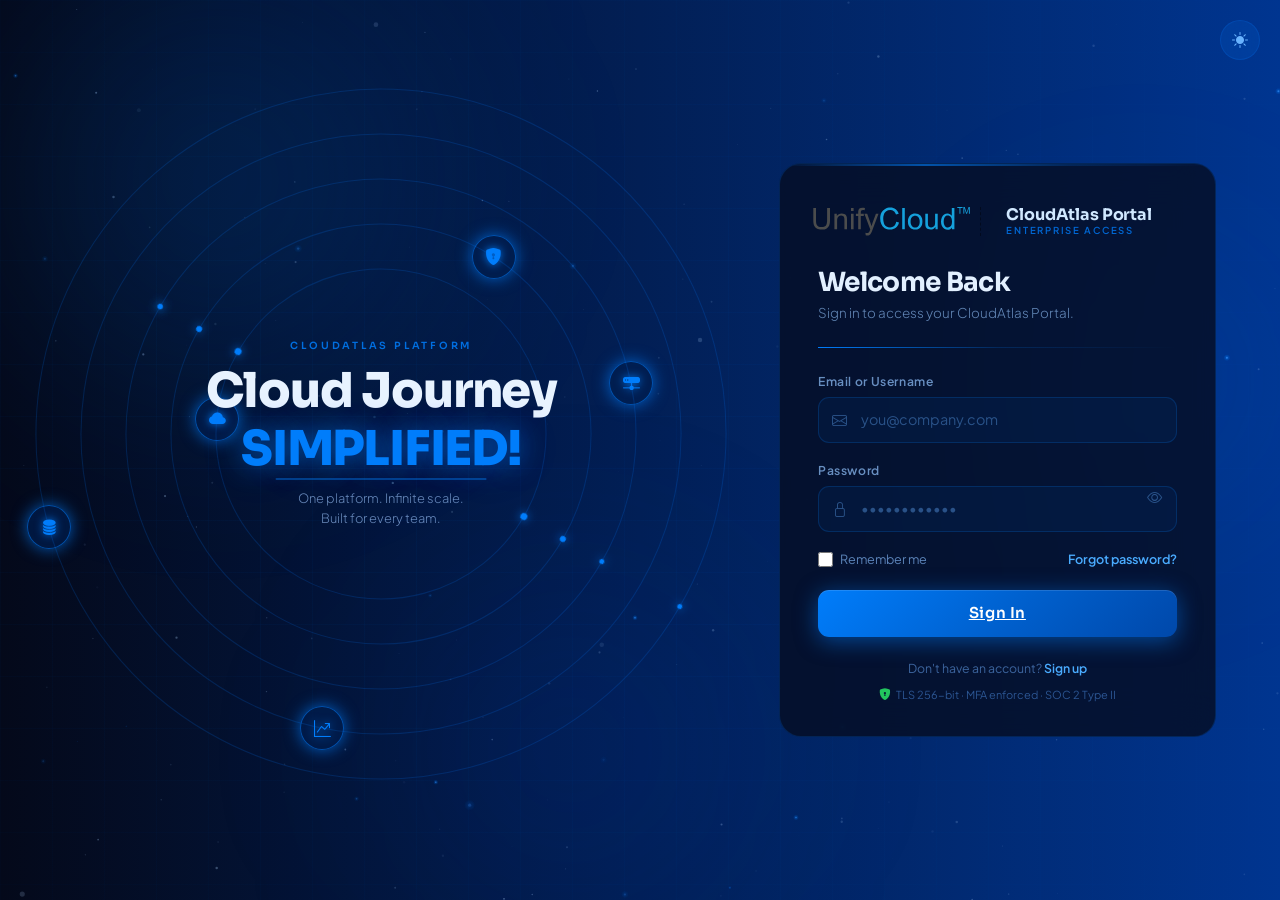
<file: login.html>
<!DOCTYPE html>
<html lang="en" data-theme="dark">

<head>
  <meta charset="UTF-8" />
  <meta name="viewport" content="width=device-width, initial-scale=1.0" />
  <title>CloudAtlas Portal — Sign In</title>

  <!-- Bootstrap 5.3 -->
  <link rel="stylesheet" href="https://cdn.jsdelivr.net/npm/bootstrap@5.3.3/dist/css/bootstrap.min.css" />
  <!-- Bootstrap Icons -->
  <link rel="stylesheet" href="https://cdn.jsdelivr.net/npm/bootstrap-icons@1.11.3/font/bootstrap-icons.min.css" />
  <!-- Fonts: Sora (display) + Plus Jakarta Sans (UI) -->
  <link rel="preconnect" href="https://fonts.googleapis.com" />
  <link rel="preconnect" href="https://fonts.gstatic.com" crossorigin />
  <link
    href="https://fonts.googleapis.com/css2?family=Sora:wght@300;400;600;700;800&family=Plus+Jakarta+Sans:ital,wght@0,300;0,400;0,500;0,600;1,300&display=swap"
    rel="stylesheet" />

  <style>
    /* ═══════════════════════════════════════════════════════════════
   TOKENS
═══════════════════════════════════════════════════════════════ */
    :root {
      --brand: #007DFB;
      --brand-mid: #005ecf;
      --brand-deep: #003f99;
      --brand-glow: rgba(0, 125, 251, 0.45);
      --brand-soft: rgba(0, 125, 251, 0.12);

      /* Dark defaults */
      --page-bg: #04091a;
      --page-bg-right: #003590;
      --hero-title: #e8f3ff;
      --hero-accent: #007DFB;
      --hero-sub: rgba(160, 200, 255, 0.65);
      --chip-bg: rgba(0, 125, 251, 0.10);
      --chip-border: rgba(0, 125, 251, 0.28);
      --chip-text: #6ab4ff;

      --card-bg: rgba(6, 14, 36, 0.82);
      --card-border: rgba(0, 125, 251, 0.18);
      --card-shadow: 0 32px 80px rgba(0, 0, 0, 0.6), 0 0 0 1px rgba(0, 125, 251, 0.12), 0 0 60px rgba(0, 125, 251, 0.06) inset;
      --card-blur: 20px;

      --brand-name: #d0e8ff;
      --brand-tag: rgba(0, 125, 251, 0.8);

      --head-color: #e2f0ff;
      --sub-color: rgba(140, 185, 240, 0.7);

      --label: rgba(130, 175, 230, 0.8);
      --input-bg: rgba(0, 125, 251, 0.06);
      --input-border: rgba(0, 125, 251, 0.2);
      --input-text: #c8e0ff;
      --input-ph: rgba(80, 140, 210, 0.5);
      --input-focus: rgba(0, 125, 251, 0.3);

      --opt-text: rgba(120, 170, 230, 0.75);
      --link-color: #4aacff;

      --div-line: rgba(0, 125, 251, 0.14);
      --div-text: rgba(70, 130, 210, 0.6);

      --sso-bg: rgba(0, 125, 251, 0.06);
      --sso-border: rgba(0, 125, 251, 0.18);
      --sso-text: rgba(160, 205, 255, 0.85);
      --sso-hover: rgba(0, 125, 251, 0.14);

      --foot-text: rgba(90, 145, 215, 0.65);
      --foot-link: #4aacff;

      --toggle-bg: rgba(0, 125, 251, 0.14);
      --toggle-icon: #6ab4ff;

      --orbit-stroke: rgba(0, 125, 251, 0.18);
      --orbit-glow: 0 0 8px rgba(0, 125, 251, 0.6);
      --node-fill: #007DFB;
      --node-filter: drop-shadow(0 0 5px rgba(0, 125, 251, 0.9));
      --icon-bg: rgba(0, 30, 80, 0.7);
      --icon-border: rgba(0, 125, 251, 0.55);
      --icon-color: #007DFB;
      --icon-shadow: 0 0 16px rgba(0, 125, 251, 0.7);
    }

    [data-theme="light"] {
      --page-bg: #edf4ff;
      --page-bg-right: #fff;
      --hero-title: #0a1f45;
      --hero-accent: #007DFB;
      --hero-sub: rgba(30, 80, 160, 0.55);
      --chip-bg: rgba(0, 125, 251, 0.08);
      --chip-border: rgba(0, 125, 251, 0.22);
      --chip-text: #005fcc;

      --card-bg: rgba(255, 255, 255, 0.90);
      --card-border: rgba(0, 125, 251, 0.14);
      --card-shadow: 0 20px 60px rgba(125, 125, 125, 0.12), 0 2px 16px rgba(0, 0, 0, 0.08), 0 0 0 1px rgba(169, 171, 173, 0.1);
      --card-blur: 24px;

      --brand-name: #0a1f45;
      --brand-tag: #007DFB;

      --head-color: #07183a;
      --sub-color: rgba(30, 80, 160, 0.55);

      --label: #4060a0;
      --input-bg: rgba(0, 125, 251, 0.04);
      --input-border: rgba(0, 100, 220, 0.18);
      --input-text: #0a1a40;
      --input-ph: rgba(60, 120, 200, 0.4);
      --input-focus: rgba(0, 125, 251, 0.2);

      --opt-text: rgba(40, 90, 180, 0.7);
      --link-color: #0060e0;

      --div-line: rgba(0, 100, 220, 0.14);
      --div-text: rgba(60, 120, 200, 0.5);

      --sso-bg: rgba(0, 125, 251, 0.04);
      --sso-border: rgba(0, 100, 220, 0.16);
      --sso-text: #1a3a80;
      --sso-hover: rgba(0, 125, 251, 0.09);

      --foot-text: rgba(40, 90, 180, 0.6);
      --foot-link: #0060e0;

      --toggle-bg: rgba(0, 125, 251, 0.10);
      --toggle-icon: #007DFB;

      --orbit-stroke: rgba(0, 125, 251, 0.14);
      --orbit-glow: none;
      --node-fill: #007DFB;
      --node-filter: none;
      --icon-bg: rgba(235, 244, 255, 0.85);
      --icon-border: rgba(0, 125, 251, 0.35);
      --icon-color: #007DFB;
      --icon-shadow: 0 2px 12px rgba(0, 125, 251, 0.2);
    }

    /* ═══════════════════════════════════════════════════════════════
   RESET
═══════════════════════════════════════════════════════════════ */
    *,
    *::before,
    *::after {
      box-sizing: border-box;
      margin: 0;
      padding: 0;
    }

    html,
    body {
      height: 100%;
      overflow-x: hidden;
    }

    body {
      font-family: 'Plus Jakarta Sans', sans-serif;
      background: linear-gradient(to right, var(--page-bg) 0%, var(--page-bg-right) 100%);
      transition: background 0.5s ease;
    }

    /* ═══════════════════════════════════════════════════════════════
   FULL-SCREEN STAGE
═══════════════════════════════════════════════════════════════ */
    .stage {
      position: relative;
      min-height: 100vh;
      display: flex;
      align-items: center;
      overflow: hidden;
    }

    /* ─── Particle / galaxy canvas ─── */
    #galaxy {
      position: absolute;
      inset: 0;
      width: 100%;
      height: 100%;
      pointer-events: none;
      z-index: 0;
    }

    /* ─── Ambient gradient blobs ─── */
    .blob {
      position: absolute;
      border-radius: 50%;
      filter: blur(90px);
      pointer-events: none;
      z-index: 1;
      transition: opacity 0.5s;
    }

    .blob-1 {
      width: 600px;
      height: 600px;
      background: radial-gradient(circle, rgba(0, 125, 251, 0.18) 0%, transparent 70%);
      top: -120px;
      left: -80px;
      animation: blob-drift-a 20s ease-in-out infinite alternate;
    }

    .blob-2 {
      width: 500px;
      height: 500px;
      background: radial-gradient(circle, rgba(0, 60, 200, 0.14) 0%, transparent 70%);
      bottom: -100px;
      left: 25%;
      animation: blob-drift-b 25s ease-in-out infinite alternate;
    }

    .blob-3 {
      width: 400px;
      height: 400px;
      background: radial-gradient(circle, rgba(0, 125, 251, 0.12) 0%, transparent 70%);
      top: 20%;
      right: -60px;
      animation: blob-drift-a 18s 4s ease-in-out infinite alternate;
    }

    [data-theme="light"] .blob-1 {
      background: radial-gradient(circle, rgba(0, 125, 251, 0.10) 0%, transparent 70%);
    }

    [data-theme="light"] .blob-2 {
      background: radial-gradient(circle, rgba(0, 100, 220, 0.08) 0%, transparent 70%);
    }

    [data-theme="light"] .blob-3 {
      background: radial-gradient(circle, rgba(0, 125, 251, 0.07) 0%, transparent 70%);
    }

    @keyframes blob-drift-a {
      from {
        transform: translate(0, 0) scale(1);
      }

      to {
        transform: translate(60px, 80px) scale(1.18);
      }
    }

    @keyframes blob-drift-b {
      from {
        transform: translate(0, 0) scale(1);
      }

      to {
        transform: translate(-50px, -70px) scale(1.12);
      }
    }

    /* ─── Grid overlay ─── */
    .grid-overlay {
      position: absolute;
      inset: 0;
      z-index: 2;
      pointer-events: none;
      background-image:
        linear-gradient(rgba(0, 125, 251, 0.04) 1px, transparent 1px),
        linear-gradient(90deg, rgba(0, 125, 251, 0.04) 1px, transparent 1px);
      background-size: 52px 52px;
      mask-image: radial-gradient(ellipse 90% 90% at 40% 50%, black 30%, transparent 100%);
      transition: opacity 0.5s;
    }

    [data-theme="light"] .grid-overlay {
      opacity: 0.6;
    }

    /* ═══════════════════════════════════════════════════════════════
   HERO (LEFT) — floats inside the stage
═══════════════════════════════════════════════════════════════ */
    .hero-col {
      position: relative;
      z-index: 10;
      display: flex;
      flex-direction: column;
      justify-content: center;
      padding: 4rem 3rem 4rem 5vw;
      min-height: 100vh;
    }

    /* ─── Orbital rig ─── */
    .orbital-rig {
      position: relative;
      width: 440px;
      height: 440px;
      flex-shrink: 0;
      margin: 0 auto 2rem;
      z-index: 1;
    }

    .orbit-svg {
      position: absolute;
      inset: 0;
      width: 100%;
      height: 100%;
      overflow: visible;
      transform: rotate(30deg);
      transform-origin: center;
      z-index: -1;
    }

    .o-ring {
      fill: none;
      stroke: var(--orbit-stroke);
      stroke-width: 1;
      transition: stroke 0.5s;
    }

    [data-theme="dark"] .o-ring {
      stroke-width: 1.1;
    }

    /* Orbit groups */
    .og {
      transform-origin: 220px 220px;
    }

    .og-1 {
      animation: ocw 22s linear infinite;
    }

    .og-2 {
      animation: occw 32s linear infinite;
    }

    .og-3 {
      animation: ocw 42s linear infinite;
    }

    .og-4 {
      animation: occw 16s linear infinite;
    }

    @keyframes ocw {
      to {
        transform: rotate(360deg);
      }
    }

    @keyframes occw {
      to {
        transform: rotate(-360deg);
      }
    }

    /* Orbital nodes */
    .onode {
      fill: var(--node-fill);
      transition: fill 0.5s;
    }

    [data-theme="dark"] .onode {
      filter: var(--node-filter);
    }

    /* Orbital icon containers — HTML overlaid on SVG */
    .orbit-icon {
      position: absolute;
      width: 44px;
      height: 44px;
      border-radius: 50%;
      background: var(--icon-bg);
      border: 1.5px solid var(--icon-border);
      display: flex;
      align-items: center;
      justify-content: center;
      box-shadow: var(--icon-shadow);
      transition: background 0.5s, border-color 0.5s, box-shadow 0.5s;
      z-index: -999;
    }

    .orbit-icon i {
      font-size: 1.05rem;
      color: var(--icon-color);
      transition: color 0.5s, text-shadow 0.5s;
    }

    [data-theme="dark"] .orbit-icon i {
      text-shadow: 0 0 8px rgba(0, 125, 251, 0.95);
    }

    /* ─── Hero text — centered in rig ─── */
    .hero-center {
      position: absolute;
      inset: 0;
      display: flex;
      flex-direction: column;
      align-items: center;
      justify-content: center;
      text-align: center;
      pointer-events: none;
      user-select: none;
      padding: 2rem;
      z-index: 1;
      /* backdrop-filter: blur(3px); */
    }

    .hero-eyebrow {
      font-family: 'Sora', sans-serif;
      font-size: 0.62rem;
      font-weight: 600;
      letter-spacing: 0.28em;
      text-transform: uppercase;
      color: var(--brand);
      opacity: 0.85;
      margin-bottom: 0.5rem;
      transition: color 0.5s;
    }

    .hero-title {
      font-family: 'Sora', sans-serif;
      font-size: clamp(1.25rem, 5vw, 3rem);
      font-weight: 800;
      line-height: 1.2;
      letter-spacing: -0.025em;
      color: var(--hero-title);
      transition: color 0.5s;
    }

    .hero-title .accent {
      color: var(--hero-accent);
      display: block;
      position: relative;
    }

    [data-theme="dark"] .hero-title .accent {
      text-shadow: 0 0 24px rgba(0, 125, 251, 0.55), 0 0 50px rgba(0, 125, 251, 0.2);
    }

    /* Underline on accent */
    .hero-title .accent::after {
      content: '';
      position: absolute;
      bottom: -3px;
      left: 50%;
      transform: translateX(-50%);
      width: 60%;
      height: 2px;
      background: var(--brand);
      border-radius: 2px;
      opacity: 0.4;
    }

    .hero-tagline {
      font-family: 'Plus Jakarta Sans', sans-serif;
      font-size: 0.8rem;
      font-weight: 300;
      line-height: 1.6;
      color: var(--hero-sub);
      margin-top: 0.65rem;
      transition: color 0.5s;
    }

    /* ─── Feature chips ─── */
    .chips {
      display: flex;
      flex-wrap: wrap;
      gap: 0.5rem;
      justify-content: center;
      margin-top: 1.25rem;
    }

    .chip {
      display: inline-flex;
      align-items: center;
      gap: 0.35rem;
      padding: 0.28rem 0.72rem;
      border-radius: 100px;
      font-size: 0.7rem;
      font-weight: 600;
      font-family: 'Plus Jakarta Sans', sans-serif;
      letter-spacing: 0.03em;
      background: var(--chip-bg);
      border: 1px solid var(--chip-border);
      color: var(--chip-text);
      transition: background 0.5s, color 0.5s, border-color 0.5s;
      backdrop-filter: blur(3px);
    }

    .chip i {
      font-size: 0.72rem;
    }

    /* ─── Bottom stats (hero col) ─── */
    .hero-stats {
      display: flex;
      gap: 2rem;
      margin-top: 0;
      background: #edf4fe00;
      backdrop-filter: blur(3px);
      z-index: 11;
      width: fit-content;
    }

    .stat {
      display: flex;
      flex-direction: column;
      gap: 2px;
    }

    .stat-val {
      font-family: 'Sora', sans-serif;
      font-size: 1.45rem;
      font-weight: 700;
      color: var(--hero-title);
      line-height: 1;
      transition: color 0.5s;
    }

    .stat-lbl {
      font-size: 0.7rem;
      color: var(--hero-sub);
      letter-spacing: 0.05em;
      transition: color 0.5s;
    }

    .stat-div {
      width: 1px;
      background: var(--orbit-stroke);
      transition: background 0.5s;
      align-self: stretch;
    }

    /* ═══════════════════════════════════════════════════════════════
   LOGIN FORM (RIGHT)
═══════════════════════════════════════════════════════════════ */
    .form-col {
      position: relative;
      z-index: 10;
      display: flex;
      align-items: center;
      justify-content: center;
      padding: 2.5rem 5vw 2.5rem 2rem;
      min-height: 100vh;
    }

    /* ─── Theme toggle ─── */
    .theme-btn {
      position: fixed;
      top: 1.25rem;
      right: 1.25rem;
      z-index: 100;
      width: 40px;
      height: 40px;
      border-radius: 50%;
      border: 1px solid var(--card-border);
      background: var(--toggle-bg);
      display: flex;
      align-items: center;
      justify-content: center;
      cursor: pointer;
      transition: background 0.3s, transform 0.2s, border-color 0.5s;
      backdrop-filter: blur(12px);
    }

    .theme-btn:hover {
      transform: scale(1.1);
    }

    .theme-btn i {
      color: var(--toggle-icon);
      font-size: 1rem;
      transition: color 0.4s;
    }

    /* ─── Card ─── */
    .login-card {
      width: 100%;
      max-width: 630px;
      background: var(--card-bg);
      border: 1px solid var(--card-border);
      border-radius: 22px;
      padding: 2.6rem 2.4rem 2rem;
      /* box-shadow: var(--card-shadow); */
      backdrop-filter: blur(var(--card-blur));
      -webkit-backdrop-filter: blur(var(--card-blur));
      transition: background 0.5s, box-shadow 0.5s, border-color 0.5s;
      position: relative;
      animation: card-in 0.7s cubic-bezier(0.22, 1, 0.36, 1) both;
      overflow: hidden;
    }

    @keyframes card-in {
      from {
        opacity: 0;
        transform: translateY(30px) scale(0.97);
      }

      to {
        opacity: 1;
        transform: translateY(0) scale(1);
      }
    }

    /* Card top accent bar */
    .card-top-bar {
      position: absolute;
      top: 0;
      left: 0;
      right: 0;
      height: 2px;
      background: linear-gradient(to right, transparent, var(--brand), rgba(0, 125, 251, 0.3), transparent);
      opacity: 0.6;
    }

    /* ─── Brand lockup ─── */
    .brand-row {
      display: flex;
      align-items: center;
      gap: 0.65rem;
      margin-bottom: 1.8rem;
      animation: stagger 0.5s 0.15s both;
    }

    .brand-icon-box {
     width: 163px;
    height: 29px;
    /* border-radius: 12px; */
    /* background: linear-gradient(135deg, #007DFB, #004fcc); */
    display: flex;
    align-items: center;
    justify-content: center;
    /* box-shadow: 0 4px 16px rgba(0, 125, 251, 0.45); */
    flex-shrink: 0;
    margin: 0 15px 0 0;
    border-right: 1px dashed rgba(0, 0, 0, 0.4);
    padding-right: 15px;
    }

    .brand-icon-box i {
      color: #fff;
      font-size: 1.15rem;
    }

    .brand-name {
      font-family: 'Sora', sans-serif;
      font-size: 1rem;
      font-weight: 700;
      color: var(--brand-name);
      letter-spacing: -0.01em;
      line-height: 1.1;
      transition: color 0.5s;
    }

    .brand-tag {
      font-size: 0.6rem;
      font-weight: 600;
      letter-spacing: 0.18em;
      text-transform: uppercase;
      color: var(--brand-tag);
      transition: color 0.5s;
    }

    /* ─── Headings ─── */
    .card-h1 {
      font-family: 'Sora', sans-serif;
      font-size: 1.65rem;
      font-weight: 700;
      letter-spacing: -0.025em;
      color: var(--head-color);
      margin-bottom: 0.3rem;
      transition: color 0.5s;
      animation: stagger 0.5s 0.2s both;
    }

    .card-sub {
      font-size: 0.84rem;
      font-weight: 300;
      color: var(--sub-color);
      margin-bottom: 1.5rem;
      line-height: 1.5;
      transition: color 0.5s;
      animation: stagger 0.5s 0.25s both;
    }

    .card-rule {
      width: 100%;
      border: none;
      height: 1px;
      background: linear-gradient(to right, var(--brand), rgba(0, 125, 251, 0.2), transparent);
      opacity: 0.35;
      margin-bottom: 1.5rem;
      animation: stagger 0.5s 0.28s both;
    }

    @keyframes stagger {
      from {
        opacity: 0;
        transform: translateY(10px);
      }

      to {
        opacity: 1;
        transform: translateY(0);
      }
    }

    /* ─── Alert ─── */
    .f-alert {
      display: none;
      align-items: center;
      gap: 0.5rem;
      padding: 0.6rem 0.85rem;
      border-radius: 9px;
      font-size: 0.79rem;
      margin-bottom: 1rem;
      border: 1px solid rgba(239, 68, 68, 0.3);
      background: rgba(239, 68, 68, 0.08);
      color: #f87171;
      animation: stagger 0.3s both;
    }

    .f-alert.show {
      display: flex;
    }

    /* ─── Form ─── */
    .f-label {
      display: block;
      font-size: 0.76rem;
      font-weight: 600;
      letter-spacing: 0.05em;
      color: var(--label);
      margin-bottom: 0.4rem;
      transition: color 0.5s;
    }

    .f-wrap {
      position: relative;
      margin-bottom: 1.1rem;
    }

    .f-wrap:nth-child(1) {
      animation: stagger 0.5s 0.32s both;
    }

    .f-wrap:nth-child(2) {
      animation: stagger 0.5s 0.38s both;
    }

    .f-ico {
      position: absolute;
      left: 0.9rem;
      top: 50%;
      transform: translateY(-50%);
      color: var(--input-ph);
      font-size: 0.95rem;
      pointer-events: none;
      transition: color 0.2s;
      z-index: 2;
    }

    .f-inp {
      width: 100%;
      padding: 0.72rem 1rem 0.72rem 2.65rem;
      border-radius: 11px;
      border: 1.5px solid var(--input-border);
      background: var(--input-bg);
      color: var(--input-text);
      font-family: 'Plus Jakarta Sans', sans-serif;
      font-size: 0.9rem;
      font-weight: 400;
      outline: none;
      transition: border-color 0.2s, box-shadow 0.2s, background 0.5s, color 0.5s;
    }

    .f-inp::placeholder {
      color: var(--input-ph);
    }

    .f-inp:focus {
      border-color: var(--brand);
      box-shadow: 0 0 0 3.5px var(--input-focus);
      background: transparent;
    }

    .f-inp:focus~.f-ico {
      color: var(--brand);
    }

    /* pw toggle */
    .pw-eye {
      position: absolute;
      right: 0.9rem;
      top: 50%;
      transform: translateY(-50%);
      background: none;
      border: none;
      padding: 0;
      color: var(--input-ph);
      cursor: pointer;
      font-size: 0.95rem;
      z-index: 2;
      transition: color 0.2s;
    }

    .pw-eye:hover {
      color: var(--brand);
    }

    /* error */
    .f-wrap.err .f-inp {
      border-color: #ef4444;
      box-shadow: 0 0 0 3px rgba(239, 68, 68, 0.16);
    }

    /* ─── Options row ─── */
    .opts-row {
      display: flex;
      align-items: center;
      justify-content: space-between;
      margin-bottom: 1.3rem;
      animation: stagger 0.5s 0.44s both;
    }

    .chk-label {
      display: flex;
      align-items: center;
      gap: 0.45rem;
      font-size: 0.79rem;
      color: var(--opt-text);
      cursor: pointer;
      transition: color 0.5s;
    }

    .chk-input {
      width: 15px;
      height: 15px;
      border-radius: 4px;
      accent-color: var(--brand);
      cursor: pointer;
    }

    .forgot {
      font-size: 0.79rem;
      font-weight: 600;
      color: var(--link-color);
      text-decoration: none;
      transition: opacity 0.2s;
    }

    .forgot:hover {
      opacity: 0.75;
      text-decoration: underline;
    }

    /* ─── Sign In Button ─── */
    .btn-signin {
      width: 100%;
      padding: 0.78rem 1.5rem;
      border-radius: 11px;
      border: none;
      background: linear-gradient(135deg, #007DFB 0%, #005fcc 55%, #0048aa 100%);
      color: #fff;
      font-family: 'Sora', sans-serif;
      font-size: 0.94rem;
      font-weight: 600;
      letter-spacing: 0.04em;
      cursor: pointer;
      position: relative;
      overflow: hidden;
      box-shadow: 0 4px 22px rgba(0, 125, 251, 0.50), 0 1px 0 rgba(255, 255, 255, 0.12) inset;
      transition: transform 0.2s, box-shadow 0.2s;
      display: flex;
      align-items: center;
      justify-content: center;
      gap: 0.5rem;
      animation: stagger 0.5s 0.48s both;
    }

    .btn-signin::before {
      content: '';
      position: absolute;
      inset: 0;
      background: linear-gradient(120deg, transparent 0%, rgba(255, 255, 255, 0.18) 50%, transparent 100%);
      opacity: 0;
      transition: opacity 0.25s;
    }

    .btn-signin:hover:not(:disabled)::before {
      opacity: 1;
    }

    .btn-signin:hover:not(:disabled) {
      transform: translateY(-2px);
      box-shadow: 0 8px 32px rgba(0, 125, 251, 0.62), 0 1px 0 rgba(255, 255, 255, 0.12) inset;
    }

    .btn-signin:active:not(:disabled) {
      transform: translateY(0);
    }

    .btn-signin:disabled {
      opacity: 0.7;
      cursor: not-allowed;
    }

    .spin {
      display: none;
      width: 15px;
      height: 15px;
      border: 2px solid rgba(255, 255, 255, 0.3);
      border-top-color: #fff;
      border-radius: 50%;
      animation: spin 0.65s linear infinite;
    }

    @keyframes spin {
      to {
        transform: rotate(360deg);
      }
    }

    .btn-signin.loading .spin {
      display: inline-block;
    }

    /* ─── Divider ─── */
    .div-row {
      display: flex;
      align-items: center;
      gap: 0.8rem;
      margin: 1.3rem 0;
      animation: stagger 0.5s 0.52s both;
    }

    .div-l {
      flex: 1;
      height: 1px;
      background: var(--div-line);
      transition: background 0.5s;
    }

    .div-t {
      font-size: 0.68rem;
      font-weight: 600;
      color: var(--div-text);
      letter-spacing: 0.12em;
      text-transform: uppercase;
      white-space: nowrap;
      transition: color 0.5s;
    }

    /* ─── SSO ─── */
    .sso-stack {
      display: flex;
      flex-direction: column;
      gap: 0.65rem;
      animation: stagger 0.5s 0.56s both;
    }

    .btn-sso {
      width: 100%;
      display: flex;
      align-items: center;
      justify-content: center;
      gap: 0.6rem;
      padding: 0.65rem 1rem;
      border-radius: 11px;
      border: 1.5px solid var(--sso-border);
      background: var(--sso-bg);
      color: var(--sso-text);
      font-family: 'Plus Jakarta Sans', sans-serif;
      font-size: 0.85rem;
      font-weight: 500;
      cursor: pointer;
      transition: background 0.2s, border-color 0.2s, color 0.2s, transform 0.2s, box-shadow 0.2s;
    }

    .btn-sso:hover {
      background: var(--sso-hover);
      border-color: rgba(0, 125, 251, 0.4);
      color: var(--brand);
      transform: translateY(-1px);
      box-shadow: 0 4px 14px rgba(0, 125, 251, 0.12);
    }

    .btn-sso:active {
      transform: translateY(0);
    }

    .sso-ico {
      width: 17px;
      height: 17px;
      flex-shrink: 0;
    }

    /* ─── Footer ─── */
    .card-foot {
      text-align: center;
      margin-top: 1.35rem;
      font-size: 0.77rem;
      color: var(--foot-text);
      transition: color 0.5s;
      animation: stagger 0.5s 0.6s both;
    }

    .card-foot a {
      color: var(--foot-link);
      font-weight: 600;
      text-decoration: none;
      transition: opacity 0.2s;
    }

    .card-foot a:hover {
      opacity: 0.8;
      text-decoration: underline;
    }

    .sec-row {
      display: flex;
      align-items: center;
      justify-content: center;
      gap: 0.35rem;
      margin-top: 0.55rem;
      font-size: 0.69rem;
      color: var(--div-text);
      transition: color 0.5s;
    }

    .sec-row i {
      color: #22c55e;
      font-size: 0.74rem;
    }

    /* ═══════════════════════════════════════════════════════════════
   RESPONSIVE
═══════════════════════════════════════════════════════════════ */
    @media(max-width:991.98px) {
      .hero-col {
        display: none !important;
      }

      .form-col {
        padding: 2rem 1.25rem;
        min-height: 100vh;
      }

      .stage {
        align-items: flex-start;
      }
    }

    @media(max-width:575.98px) {
      .login-card {
        padding: 2rem 1.35rem 1.5rem;
      }
    }
  </style>
</head>

<body>

  <!-- THEME TOGGLE (fixed) -->
  <button class="theme-btn" id="themeBtn" aria-label="Toggle theme">
    <i class="bi bi-sun-fill" id="themeIco"></i>
  </button>

  <!-- ═══════════ STAGE ═══════════ -->
  <div class="stage">

    <!-- Galaxy canvas -->
    <canvas id="galaxy"></canvas>

    <!-- Ambient blobs -->
    <div class="blob blob-1"></div>
    <div class="blob blob-2"></div>
    <div class="blob blob-3"></div>

    <!-- Grid -->
    <div class="grid-overlay"></div>

    <div class="container-fluid px-0">
      <div class="row g-0">

        <!-- ════ HERO COL ════ -->
        <div class="col-lg-7 hero-col" id="heroCol">

          <!-- Orbital rig -->
          <div class="orbital-rig" id="orbRig">

            <div class="row">
              <div class="col-md-6">
                <!-- Hero center text -->
                <div class="hero-center">
                  <div class="hero-eyebrow">CloudAtlas Platform</div>
                  <div class="hero-title">
                    Cloud Journey<br />
                    <span class="accent">SIMPLIFIED!</span>
                  </div>
                  <div class="hero-tagline">
                    One platform. Infinite scale.<br />Built for every team.
                  </div>
                  <!-- <div class="chips">
                    <span class="chip"><i class="bi bi-shield-check"></i>Zero Trust</span>
                    <span class="chip"><i class="bi bi-globe2"></i>186 Regions</span>
                    <span class="chip"><i class="bi bi-lightning-charge-fill"></i>99.99% SLA</span>
                  </div> -->
                </div>
              </div>
              <div class="col-md-6">
                <!-- SVG rings + node dots -->
                <svg class="orbit-svg" viewBox="0 0 440 440" xmlns="http://www.w3.org/2000/svg">
                  <circle class="o-ring" cx="220" cy="220" r="165"></circle>
                  <circle class="o-ring" cx="220" cy="220" r="210"></circle>
                  <circle class="o-ring" cx="220" cy="220" r="255"></circle>
                  <circle class="o-ring" cx="220" cy="220" r="300"></circle>
                  <circle class="o-ring" cx="220" cy="220" r="345"></circle>

                  <!-- Ring node dots group 1 -->
                  <g class="og og-1">
                    <!-- ring 165 -->
                    <circle class="onode" cx="385" cy="220" r="3.5"></circle>
                    <circle class="onode" cx="55" cy="220" r="3.5"></circle>
                  </g>

                  <g class="og og-2">
                    <!-- ring 210 -->
                    <circle class="onode" cx="430" cy="220" r="3"></circle>
                    <circle class="onode" cx="10" cy="220" r="3"></circle>
                  </g>

                  <g class="og og-3">
                    <!-- ring 255 -->
                    <circle class="onode" cx="475" cy="220" r="2.5"></circle>
                    <circle class="onode" cx="-35" cy="220" r="2.5"></circle>
                  </g>
                  <g class="og og-4">
                    <!-- ring 255 -->
                    <circle class="onode" cx="565" cy="220" r="2.5"></circle>
                    <circle class="onode" cx="-35" cy="220" r="2.5"></circle>
                  </g>
                </svg>
              </div>
            </div>

            <!-- Orbit icons — positioned by JS -->
            <div class="orbit-icon" id="oi-cloud"><i class="bi bi-cloud-fill"></i></div>
            <div class="orbit-icon" id="oi-db"><i class="bi bi-database-fill"></i></div>
            <div class="orbit-icon" id="oi-shield"><i class="bi bi-shield-lock-fill"></i></div>
            <div class="orbit-icon" id="oi-chart"><i class="bi bi-graph-up-arrow"></i></div>
            <div class="orbit-icon" id="oi-network"><i class="bi bi-hdd-network-fill"></i></div>

          </div><!-- /orbital-rig -->

          <!-- Stats -->
          <!-- <div class="hero-stats">
            <div class="stat"><span class="stat-val">12K+</span><span class="stat-lbl">Enterprises</span></div>
            <div class="stat-div"></div>
            <div class="stat"><span class="stat-val">186</span><span class="stat-lbl">Regions</span></div>
            <div class="stat-div"></div>
            <div class="stat"><span class="stat-val">2.4B</span><span class="stat-lbl">API Calls/Day</span></div>
          </div> -->

        </div><!-- /hero col -->

        <!-- ════ FORM COL ════ -->
        <div class="col-lg-5 form-col">

          <div class="login-card">
            <div class="card-top-bar"></div>

            <!-- Brand -->
            <div class="brand-row">
              <div class="brand-icon-box"><img src="assets/images/logo.svg" alt="UnifyCloud - CloudAtlas Portal"></div>
              <div>
                <div class="brand-name">CloudAtlas Portal</div>
                <div class="brand-tag">Enterprise Access</div>
              </div>
            </div>

            <h1 class="card-h1">Welcome Back</h1>
            <p class="card-sub">Sign in to access your CloudAtlas Portal.</p>
            <hr class="card-rule" />

            <!-- Alert -->
            <div class="f-alert" id="fAlert">
              <i class="bi bi-exclamation-circle-fill"></i>
              <span id="alertTxt">Authentication failed. Check your credentials.</span>
            </div>

            <!-- Form -->
            <form id="loginForm" novalidate>

              <div class="f-wrap" id="wEmail">
                <label class="f-label" for="fEmail">Email or Username</label>
                <input type="email" id="fEmail" class="f-inp" placeholder="you@company.com" autocomplete="email"
                  required />
                <i class="bi bi-envelope f-ico" id="icoEmail" style="top:calc(50% + 12px)"></i>
              </div>

              <div class="f-wrap" id="wPass">
                <label class="f-label" for="fPass">Password</label>
                <input type="password" id="fPass" class="f-inp" placeholder="••••••••••••"
                  autocomplete="current-password" required />
                <i class="bi bi-lock f-ico" id="icoPass" style="top:calc(50% + 12px)"></i>
                <button type="button" class="pw-eye" id="pwEye" aria-label="Toggle password">
                  <i class="bi bi-eye" id="eyeIco"></i>
                </button>
              </div>

              <div class="opts-row">
                <label class="chk-label">
                  <input type="checkbox" class="chk-input" id="remMe" />
                  Remember me
                </label>
                <a href="#" class="forgot">Forgot password?</a>
              </div>

              <a type="submit" class="btn-signin" id="signBtn" href="portal.html">
                <span class="spin" id="btnSpin"></span>
                <span id="btnTxt">Sign In</span>
              </a>

            </form>

            <!-- Divider -->
            <!-- <div class="div-row">
              <span class="div-l"></span>
              <span class="div-t">or continue with</span>
              <span class="div-l"></span>
            </div> -->

            <!-- SSO -->
            <div class="sso-stack">
              <!-- <button type="button" class="btn-sso">
                <svg class="sso-ico" viewBox="0 0 21 21" xmlns="http://www.w3.org/2000/svg">
                  <rect x="1" y="1" width="9" height="9" fill="#f25022" />
                  <rect x="11" y="1" width="9" height="9" fill="#7fba00" />
                  <rect x="1" y="11" width="9" height="9" fill="#00a4ef" />
                  <rect x="11" y="11" width="9" height="9" fill="#ffb900" />
                </svg>
                Sign in with Microsoft
              </button>
              <button type="button" class="btn-sso">
                <svg class="sso-ico" viewBox="0 0 24 24" xmlns="http://www.w3.org/2000/svg">
                  <path
                    d="M22.56 12.25c0-.78-.07-1.53-.2-2.25H12v4.26h5.92c-.26 1.37-1.04 2.53-2.21 3.31v2.77h3.57c2.08-1.92 3.28-4.74 3.28-8.09z"
                    fill="#4285F4" />
                  <path
                    d="M12 23c2.97 0 5.46-.98 7.28-2.66l-3.57-2.77c-.98.66-2.23 1.06-3.71 1.06-2.86 0-5.29-1.93-6.16-4.53H2.18v2.84C3.99 20.53 7.7 23 12 23z"
                    fill="#34A853" />
                  <path
                    d="M5.84 14.09c-.22-.66-.35-1.36-.35-2.09s.13-1.43.35-2.09V7.07H2.18C1.43 8.55 1 10.22 1 12s.43 3.45 1.18 4.93l3.66-2.84z"
                    fill="#FBBC05" />
                  <path
                    d="M12 5.38c1.62 0 3.06.56 4.21 1.64l3.15-3.15C17.45 2.09 14.97 1 12 1 7.7 1 3.99 3.47 2.18 7.07l3.66 2.84c.87-2.6 3.3-4.53 6.16-4.53z"
                    fill="#EA4335" />
                </svg>
                Sign in with Google
              </button> -->
            </div>

            <!-- Footer -->
            <div class="card-foot">
              Don't have an account? <a href="#">Sign up</a>
              <div class="sec-row">
                <i class="bi bi-shield-lock-fill"></i>
                TLS 256-bit · MFA enforced · SOC 2 Type II
              </div>
            </div>

          </div><!-- /login-card -->

        </div><!-- /form col -->

      </div>
    </div>
  </div><!-- /stage -->

  <script src="https://cdn.jsdelivr.net/npm/bootstrap@5.3.3/dist/js/bootstrap.bundle.min.js"></script>
  <script>
    /* ═══════════════════════════════════════════════════════════
       1. GALAXY PARTICLE SYSTEM
    ═══════════════════════════════════════════════════════════ */
    (function () {
      const canvas = document.getElementById('galaxy');
      const ctx = canvas.getContext('2d');
      let W, H, stars = [], raf;

      function resize() {
        W = canvas.width = window.innerWidth;
        H = canvas.height = window.innerHeight;
      }

      function makeStars(n) {
        stars = [];
        for (let i = 0; i < n; i++) {
          const isBrand = Math.random() < 0.10;
          const isLarge = Math.random() < 0.05;
          stars.push({
            x: Math.random() * W,
            y: Math.random() * H,
            r: isLarge ? (Math.random() * 1.8 + 0.8) : (Math.random() * 1.1 + 0.2),
            alpha: Math.random() * 0.6 + 0.1,
            speed: Math.random() * 0.006 + 0.002,
            phase: Math.random() * Math.PI * 2,
            brand: isBrand,
            large: isLarge,
            // gentle drift
            vx: (Math.random() - 0.5) * 0.08,
            vy: (Math.random() - 0.5) * 0.06,
          });
        }
      }

      function draw(t) {
        const dark = document.documentElement.getAttribute('data-theme') !== 'light';
        ctx.clearRect(0, 0, W, H);

        stars.forEach(s => {
          // drift
          s.x += s.vx; s.y += s.vy;
          if (s.x < -2) s.x = W + 2; if (s.x > W + 2) s.x = -2;
          if (s.y < -2) s.y = H + 2; if (s.y > H + 2) s.y = -2;

          const pulse = 0.35 + 0.55 * (0.5 + 0.5 * Math.sin(t * s.speed + s.phase));
          const a = s.alpha * pulse;

          if (dark) {
            if (s.brand) {
              // glowing brand dot
              const g = ctx.createRadialGradient(s.x, s.y, 0, s.x, s.y, s.r * 3.5);
              g.addColorStop(0, `rgba(0,125,251,${a})`);
              g.addColorStop(1, `rgba(0,125,251,0)`);
              ctx.beginPath();
              ctx.arc(s.x, s.y, s.r * 3.5, 0, Math.PI * 2);
              ctx.fillStyle = g; ctx.fill();
            }
            ctx.beginPath();
            ctx.arc(s.x, s.y, s.r, 0, Math.PI * 2);
            ctx.fillStyle = s.brand
              ? `rgba(80,160,255,${a * 0.95})`
              : `rgba(180,215,255,${a * 0.65})`;
            ctx.fill();
          } else {
            // Light mode: tiny soft dots
            ctx.beginPath();
            ctx.arc(s.x, s.y, s.r * 0.7, 0, Math.PI * 2);
            ctx.fillStyle = s.brand
              ? `rgba(0,125,251,${a * 0.3})`
              : `rgba(80,140,220,${a * 0.15})`;
            ctx.fill();
          }
        });

        raf = requestAnimationFrame(draw);
      }

      function init() {
        cancelAnimationFrame(raf);
        resize();
        makeStars(220);
        raf = requestAnimationFrame(draw);
      }

      window.addEventListener('resize', init);
      init();
    })();


    /* ═══════════════════════════════════════════════════════════
       2. ORBIT ICON ANIMATION (JS-driven transforms)
    ═══════════════════════════════════════════════════════════ */
    (function () {
      const rig = document.getElementById('orbRig');
      if (!rig) return;

      // icon config: {id, ring radius, startAngle, speed (rad/ms), offset}
      const icons = [
        { id: 'oi-cloud', r: 165, a: Math.PI * 0.75, s: 0.00045 },
        { id: 'oi-db', r: 345, a: Math.PI * 1.1, s: -0.00030 },
        { id: 'oi-shield', r: 210, a: Math.PI * 1.4, s: 0.00045 },
        { id: 'oi-chart', r: 300, a: Math.PI * 0.7, s: -0.00022 },
        { id: 'oi-network', r: 255, a: Math.PI * 1.75, s: 0.00030 },
      ];

      const elems = icons.map(cfg => ({ ...cfg, el: document.getElementById(cfg.id) }));
      const CX = 220, CY = 220; // SVG viewBox center
      const SIZE = 44; // icon box size

      function tick(t) {

        const rigRect = rig.getBoundingClientRect();
        const scale = rigRect.width / 440;

        elems.forEach(ic => {
          if (!ic.el) return;

          const angle = ic.a + ic.s * t;

          const svgX = CX + ic.r * Math.cos(angle);
          const svgY = CY + ic.r * Math.sin(angle);

          const px = svgX * scale - SIZE / 2;
          const py = svgY * scale - SIZE / 2;

          ic.el.style.left = px + "px";
          ic.el.style.top = py + "px";
        });

        requestAnimationFrame(tick);
      }

      requestAnimationFrame(tick);
    })();


    /* ═══════════════════════════════════════════════════════════
       3. THEME TOGGLE
    ═══════════════════════════════════════════════════════════ */
    (function () {
      const html = document.documentElement;
      const btn = document.getElementById('themeBtn');
      const ico = document.getElementById('themeIco');

      function apply(t) {
        html.setAttribute('data-theme', t);
        ico.className = t === 'dark' ? 'bi bi-sun-fill' : 'bi bi-moon-stars-fill';
        localStorage.setItem('ca3-theme', t);
      }

      btn.addEventListener('click', () => {
        apply(html.getAttribute('data-theme') === 'dark' ? 'light' : 'dark');
      });

      const saved = localStorage.getItem('ca3-theme');
      apply(saved || 'dark');
    })();


    /* ═══════════════════════════════════════════════════════════
       4. PASSWORD TOGGLE
    ═══════════════════════════════════════════════════════════ */
    document.getElementById('pwEye').addEventListener('click', function () {
      const inp = document.getElementById('fPass');
      const ico = document.getElementById('eyeIco');
      if (inp.type === 'password') { inp.type = 'text'; ico.className = 'bi bi-eye-slash'; }
      else { inp.type = 'password'; ico.className = 'bi bi-eye'; }
    });


    /* ═══════════════════════════════════════════════════════════
       5. FORM SUBMIT
    ═══════════════════════════════════════════════════════════ */
    document.getElementById('loginForm').addEventListener('submit', function (e) {
      e.preventDefault();

      const emailEl = document.getElementById('fEmail');
      const passEl = document.getElementById('fPass');
      const wEmail = document.getElementById('wEmail');
      const wPass = document.getElementById('wPass');
      const alert = document.getElementById('fAlert');
      const btn = document.getElementById('signBtn');
      const spin = document.getElementById('btnSpin');
      const lbl = document.getElementById('btnTxt');

      // Reset
      wEmail.classList.remove('err');
      wPass.classList.remove('err');
      alert.classList.remove('show');

      const emailOk = /^[^\s@]+@[^\s@]+\.[^\s@]+$/.test(emailEl.value.trim());
      const passOk = passEl.value.trim().length > 0;

      if (!emailOk) wEmail.classList.add('err');
      if (!passOk) wPass.classList.add('err');
      if (!emailOk || !passOk) return;

      // Loading state
      btn.disabled = true;
      btn.classList.add('loading');
      lbl.textContent = 'Signing in…';

      setTimeout(() => {
        btn.disabled = false;
        btn.classList.remove('loading');
        lbl.textContent = 'Sign In';
        // Demo: show error
        alert.classList.add('show');
        document.getElementById('alertTxt').textContent =
          'Authentication failed. Please check your credentials.';
      }, 2500);
    });


    /* ═══════════════════════════════════════════════════════════
       6. INPUT FOCUS ICON SYNC
    ═══════════════════════════════════════════════════════════ */
    [['fEmail', 'icoEmail'], ['fPass', 'icoPass']].forEach(([fid, iid]) => {
      const f = document.getElementById(fid);
      const i = document.getElementById(iid);
      f.addEventListener('focus', () => i.style.color = 'var(--brand)');
      f.addEventListener('blur', () => i.style.color = 'var(--input-ph)');
    });
  </script>

</body>

</html>
</file>
